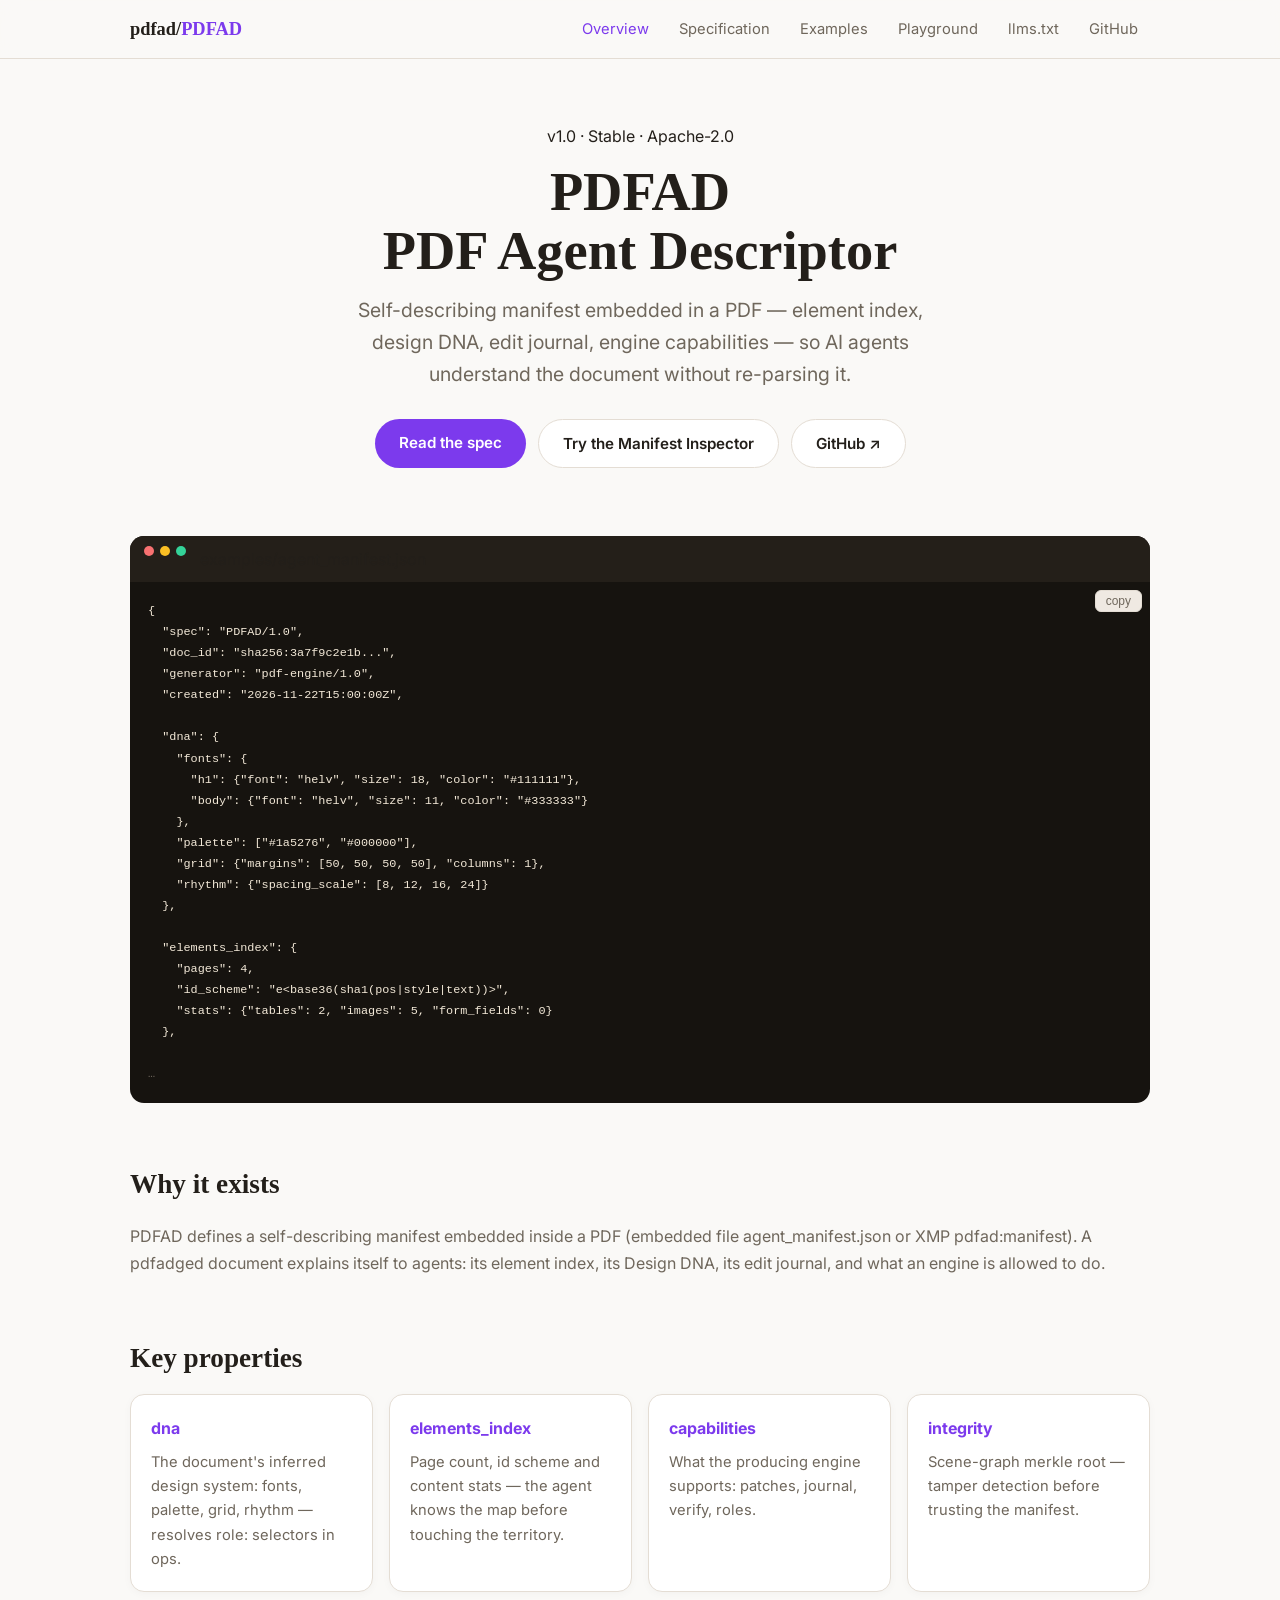
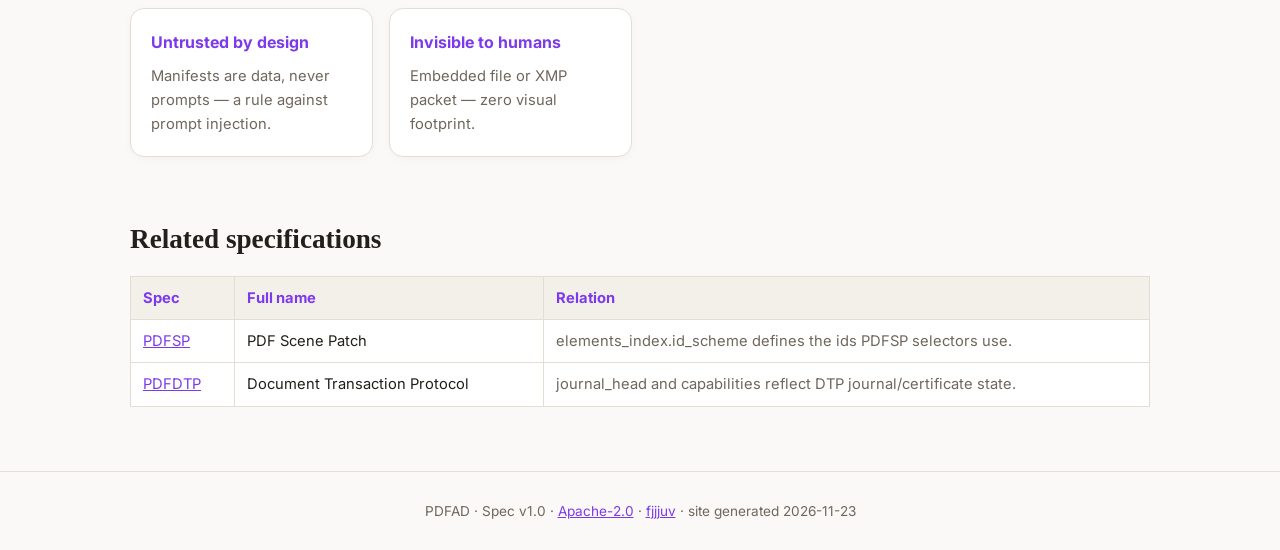
<file: index.html>
<!DOCTYPE html><html lang="en"><head>
<meta charset="utf-8"><meta name="viewport" content="width=device-width,initial-scale=1">
<link rel="icon" href="data:image/svg+xml,%3Csvg xmlns='http://www.w3.org/2000/svg' viewBox='0 0 32 32'%3E%3Crect width='32' height='32' rx='7' fill='%237c3aed'/%3E%3Ctext x='16' y='22' font-family='monospace' font-size='17' font-weight='bold' text-anchor='middle' fill='%230a0f14'%3EP%3C/text%3E%3C/svg%3E">
<title>PDF Agent Descriptor — PDFAD specification</title>
<meta name="description" content="Self-describing manifest embedded in a PDF — element index, design DNA, edit journal, engine capabilities — so AI agents understand the document without re-parsing it.">
<meta name="keywords" content="PDF, manifest, metadata, design system, AI agents, document descriptor, specification, pdfad">
<meta name="author" content="fjjjuv">
<meta name="robots" content="index,follow,max-image-preview:large">
<meta name="google-site-verification" content="nocbSCyC5NzmpgTq9Kfx1Qlyb-241ZbIsLIIe8kpEl4">
<link rel="canonical" href="https://fjjjuv.github.io/pdfad/">
<meta property="og:type" content="article"><meta property="og:title" content="PDF Agent Descriptor — PDFAD specification">
<meta property="og:description" content="Self-describing manifest embedded in a PDF — element index, design DNA, edit journal, engine capabilities — so AI agents understand the document without re-parsing it."><meta property="og:url" content="https://fjjjuv.github.io/pdfad/">
<meta name="twitter:card" content="summary"><meta name="twitter:title" content="PDF Agent Descriptor — PDFAD specification">
<script type="application/ld+json">{"@context":"https://schema.org","@type":"TechArticle","headline":"PDF Agent Descriptor","description":"Self-describing manifest embedded in a PDF — element index, design DNA, edit journal, engine capabilities — so AI agents understand the document without re-parsing it.","author":{"@type":"Person","name":"fjjjuv","url":"https://github.com/fjjjuv"},"license":"https://www.apache.org/licenses/LICENSE-2.0","codeRepository":"https://github.com/fjjjuv/pdfad","version":"1.0","inLanguage":"en"}</script>
<link rel="stylesheet" href="assets/style.css?v=5">
<link rel="preconnect" href="https://fonts.googleapis.com">
<link href="https://fonts.googleapis.com/css2?family=Inter:wght@400;600;700&family=JetBrains+Mono:wght@400;700&display=swap" rel="stylesheet">
</head><body>
<nav><div class="wrap"><a class="brand" href="index.html"><b>pdfad/</b>PDFAD</a><div class="spacer"></div><a class="link active" href="index.html">Overview</a><a class="link" href="spec.html">Specification</a><a class="link" href="examples.html">Examples</a><a class="link" href="playground.html">Playground</a><a class="link" href="llms.txt">llms.txt</a><a class="link" href="https://github.com/fjjjuv/pdfad">GitHub</a><button class="burger" aria-label="menu">≡</button></div></nav>
<header class="hero"><div class="wrap">
<div class="kicker" style="display:none"></div>
<div class="badge">v1.0 · Stable · Apache-2.0</div>
<h1>PDFAD<br><span class="grad">PDF Agent Descriptor</span></h1>
<p class="lede">Self-describing manifest embedded in a PDF — element index, design DNA, edit journal, engine capabilities — so AI agents understand the document without re-parsing it.</p>
<div class="cta"><a class="btn pri" href="spec.html">Read the spec</a><a class="btn sec" href="playground.html">Try the Manifest Inspector</a><a class="btn sec" href="https://github.com/fjjjuv/pdfad">GitHub ↗</a></div>
</div></header>
<section class="wrap"><div class="term"><div class="bar"><span class="dot" style="background:#f87171"></span><span class="dot" style="background:#fbbf24"></span><span class="dot" style="background:#34d399"></span><span style="margin-left:8px">examples/agent_manifest.json</span></div><pre><code>{
  "spec": "PDFAD/1.0",
  "doc_id": "sha256:3a7f9c2e1b...",
  "generator": "pdf-engine/1.0",
  "created": "2026-11-22T15:00:00Z",

  "dna": {
    "fonts": {
      "h1": {"font": "helv", "size": 18, "color": "#111111"},
      "body": {"font": "helv", "size": 11, "color": "#333333"}
    },
    "palette": ["#1a5276", "#000000"],
    "grid": {"margins": [50, 50, 50, 50], "columns": 1},
    "rhythm": {"spacing_scale": [8, 12, 16, 24]}
  },

  "elements_index": {
    "pages": 4,
    "id_scheme": "e&lt;base36(sha1(pos|style|text))&gt;",
    "stats": {"tables": 2, "images": 5, "form_fields": 0}
  },
&nbsp;
<span class='mut'>…</span></code></pre></div></section>
<section class="wrap"><h2>Why it exists</h2><p class="mut">PDFAD defines a self-describing manifest embedded inside a PDF (embedded file agent_manifest.json or XMP pdfad:manifest). A pdfadged document explains itself to agents: its element index, its Design DNA, its edit journal, and what an engine is allowed to do.</p>
<h2>Key properties</h2><div class="grid"><div class="card"><h3>dna</h3><p>The document's inferred design system: fonts, palette, grid, rhythm — resolves role: selectors in ops.</p></div><div class="card"><h3>elements_index</h3><p>Page count, id scheme and content stats — the agent knows the map before touching the territory.</p></div><div class="card"><h3>capabilities</h3><p>What the producing engine supports: patches, journal, verify, roles.</p></div><div class="card"><h3>integrity</h3><p>Scene-graph merkle root — tamper detection before trusting the manifest.</p></div><div class="card"><h3>Untrusted by design</h3><p>Manifests are data, never prompts — a rule against prompt injection.</p></div><div class="card"><h3>Invisible to humans</h3><p>Embedded file or XMP packet — zero visual footprint.</p></div></div></section>
<section class="wrap"><h2>Related specifications</h2><div class="tblwrap"><table><tr><th>Spec</th><th>Full name</th><th>Relation</th></tr><tr><td><a href="https://github.com/fjjjuv/pdfsp">PDFSP</a></td><td>PDF Scene Patch</td><td class="mut">elements_index.id_scheme defines the ids PDFSP selectors use.</td></tr><tr><td><a href="https://github.com/fjjjuv/pdfdtp">PDFDTP</a></td><td>Document Transaction Protocol</td><td class="mut">journal_head and capabilities reflect DTP journal/certificate state.</td></tr></table></div>
</section>
<footer><div class="wrap">PDFAD · Spec v1.0 · <a href="https://github.com/fjjjuv/pdfad/blob/main/LICENSE">Apache-2.0</a> · <a href="https://github.com/fjjjuv">fjjjuv</a> · site generated 2026-11-23</div></footer>
<script src="assets/main.js"></script></body></html>
</file>
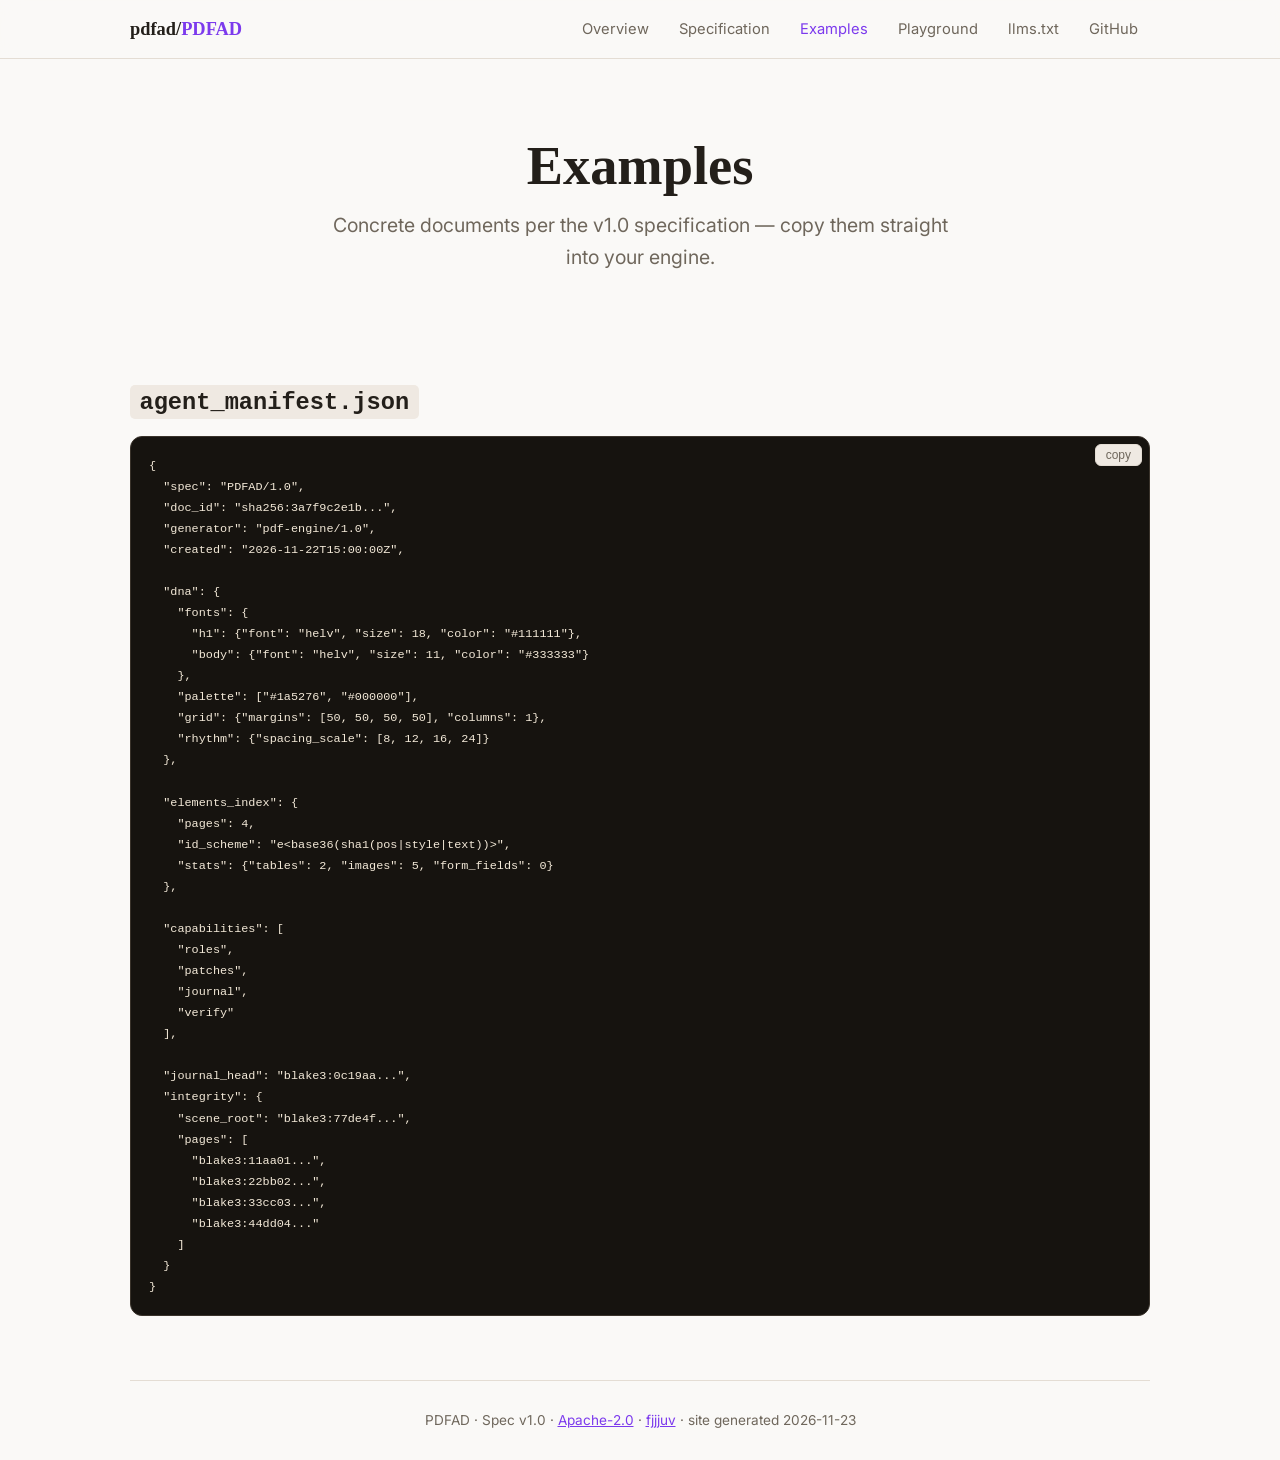
<file: examples.html>
<!DOCTYPE html><html lang="en"><head>
<meta charset="utf-8"><meta name="viewport" content="width=device-width,initial-scale=1">
<link rel="icon" href="data:image/svg+xml,%3Csvg xmlns='http://www.w3.org/2000/svg' viewBox='0 0 32 32'%3E%3Crect width='32' height='32' rx='7' fill='%237c3aed'/%3E%3Ctext x='16' y='22' font-family='monospace' font-size='17' font-weight='bold' text-anchor='middle' fill='%230a0f14'%3EP%3C/text%3E%3C/svg%3E">
<title>PDFAD — Examples</title>
<meta name="description" content="Worked examples for PDFAD PDF Agent Descriptor.">
<meta name="keywords" content="PDF, manifest, metadata, design system, AI agents, document descriptor, specification, pdfad">
<meta name="author" content="fjjjuv">
<meta name="robots" content="index,follow,max-image-preview:large">
<meta name="google-site-verification" content="nocbSCyC5NzmpgTq9Kfx1Qlyb-241ZbIsLIIe8kpEl4">
<link rel="canonical" href="https://fjjjuv.github.io/pdfad/">
<meta property="og:type" content="article"><meta property="og:title" content="PDFAD — Examples">
<meta property="og:description" content="Worked examples for PDFAD PDF Agent Descriptor."><meta property="og:url" content="https://fjjjuv.github.io/pdfad/">
<meta name="twitter:card" content="summary"><meta name="twitter:title" content="PDFAD — Examples">
<script type="application/ld+json">{"@context":"https://schema.org","@type":"TechArticle","headline":"PDF Agent Descriptor","description":"Worked examples for PDFAD PDF Agent Descriptor.","author":{"@type":"Person","name":"fjjjuv","url":"https://github.com/fjjjuv"},"license":"https://www.apache.org/licenses/LICENSE-2.0","codeRepository":"https://github.com/fjjjuv/pdfad","version":"1.0","inLanguage":"en"}</script>
<link rel="stylesheet" href="assets/style.css?v=5">
<link rel="preconnect" href="https://fonts.googleapis.com">
<link href="https://fonts.googleapis.com/css2?family=Inter:wght@400;600;700&family=JetBrains+Mono:wght@400;700&display=swap" rel="stylesheet">
</head><body>
<nav><div class="wrap"><a class="brand" href="index.html"><b>pdfad/</b>PDFAD</a><div class="spacer"></div><a class="link" href="index.html">Overview</a><a class="link" href="spec.html">Specification</a><a class="link active" href="examples.html">Examples</a><a class="link" href="playground.html">Playground</a><a class="link" href="llms.txt">llms.txt</a><a class="link" href="https://github.com/fjjjuv/pdfad">GitHub</a><button class="burger" aria-label="menu">≡</button></div></nav>
<div class="wrap"><header class="hero"><h1>Examples</h1><p class="lede">Concrete documents per the v1.0 specification — copy them straight into your engine.</p></header>
<h2><code>agent_manifest.json</code></h2><pre><code class="language-json">{
  "spec": "PDFAD/1.0",
  "doc_id": "sha256:3a7f9c2e1b...",
  "generator": "pdf-engine/1.0",
  "created": "2026-11-22T15:00:00Z",

  "dna": {
    "fonts": {
      "h1": {"font": "helv", "size": 18, "color": "#111111"},
      "body": {"font": "helv", "size": 11, "color": "#333333"}
    },
    "palette": ["#1a5276", "#000000"],
    "grid": {"margins": [50, 50, 50, 50], "columns": 1},
    "rhythm": {"spacing_scale": [8, 12, 16, 24]}
  },

  "elements_index": {
    "pages": 4,
    "id_scheme": "e&lt;base36(sha1(pos|style|text))&gt;",
    "stats": {"tables": 2, "images": 5, "form_fields": 0}
  },

  "capabilities": [
    "roles",
    "patches",
    "journal",
    "verify"
  ],

  "journal_head": "blake3:0c19aa...",
  "integrity": {
    "scene_root": "blake3:77de4f...",
    "pages": [
      "blake3:11aa01...",
      "blake3:22bb02...",
      "blake3:33cc03...",
      "blake3:44dd04..."
    ]
  }
}
</code></pre>
<footer><div class="wrap">PDFAD · Spec v1.0 · <a href="https://github.com/fjjjuv/pdfad/blob/main/LICENSE">Apache-2.0</a> · <a href="https://github.com/fjjjuv">fjjjuv</a> · site generated 2026-11-23</div></footer>
<script src="assets/main.js"></script></body></html>
</file>
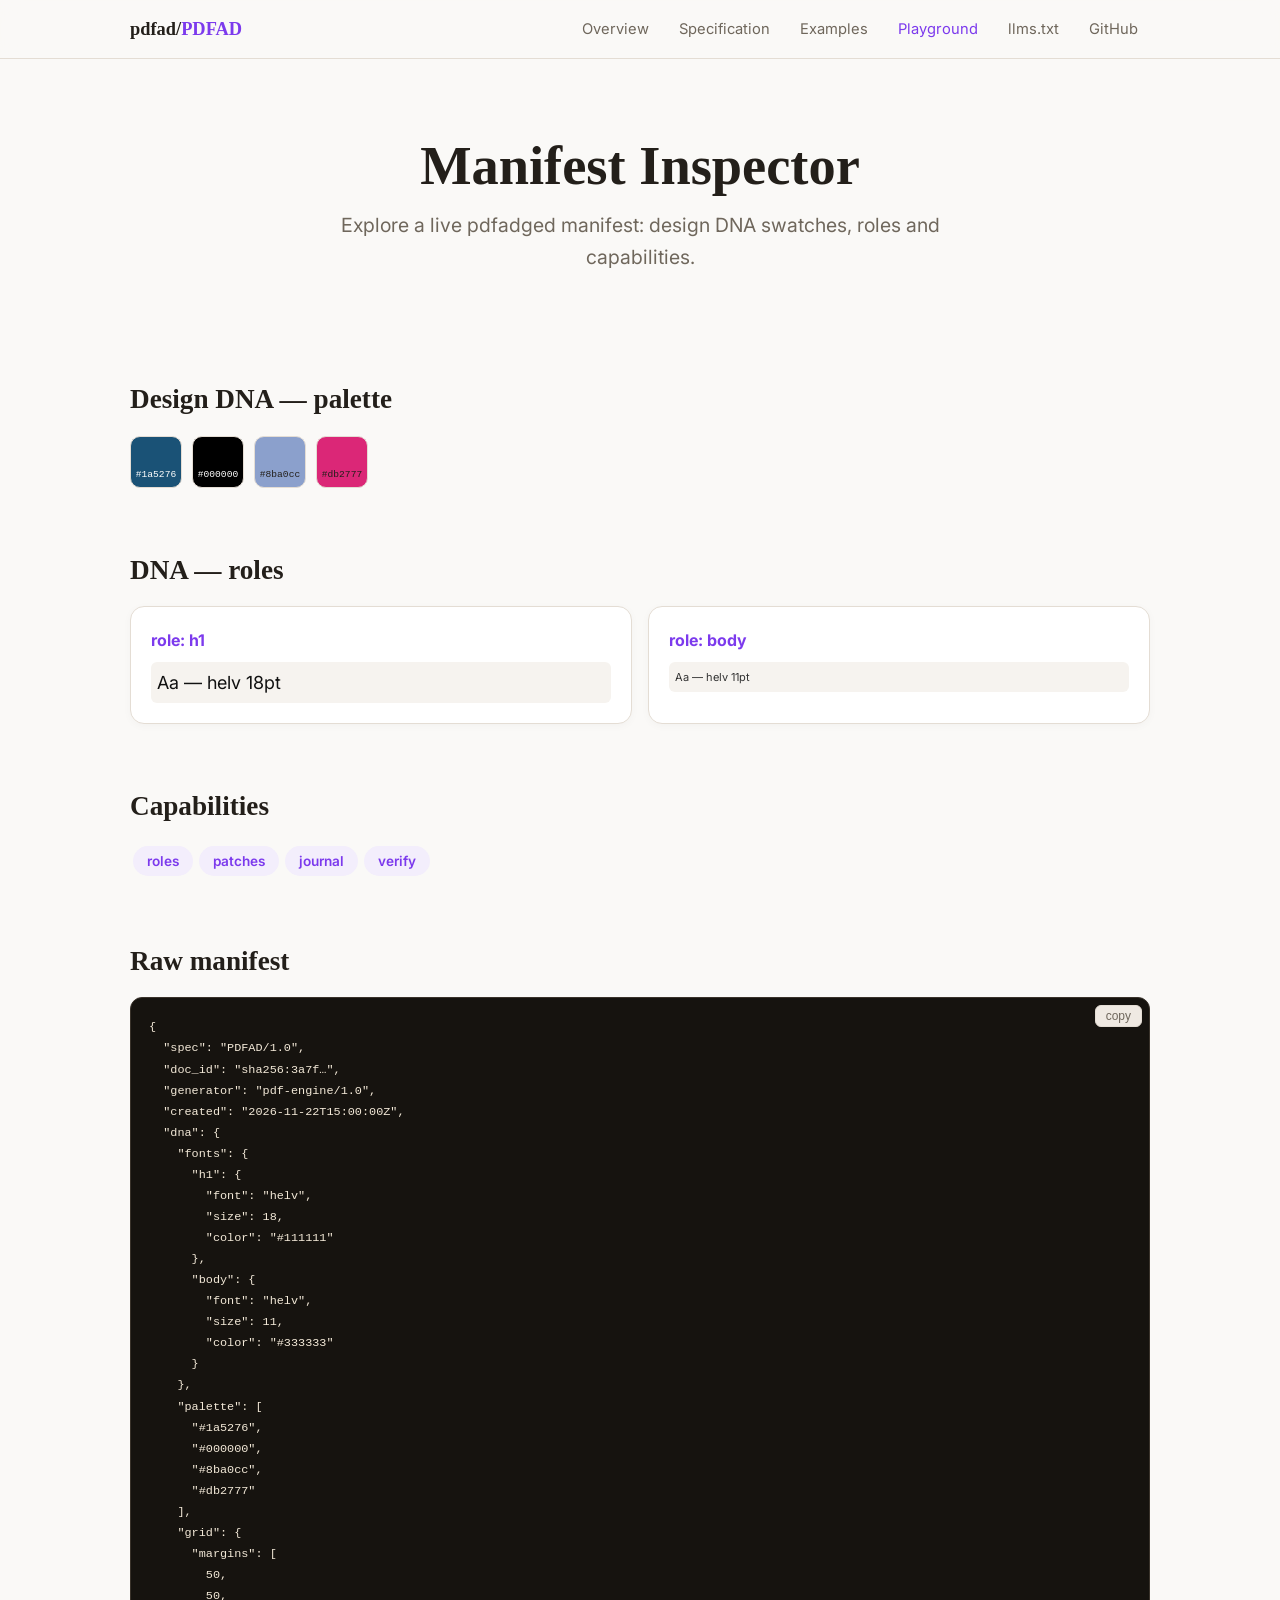
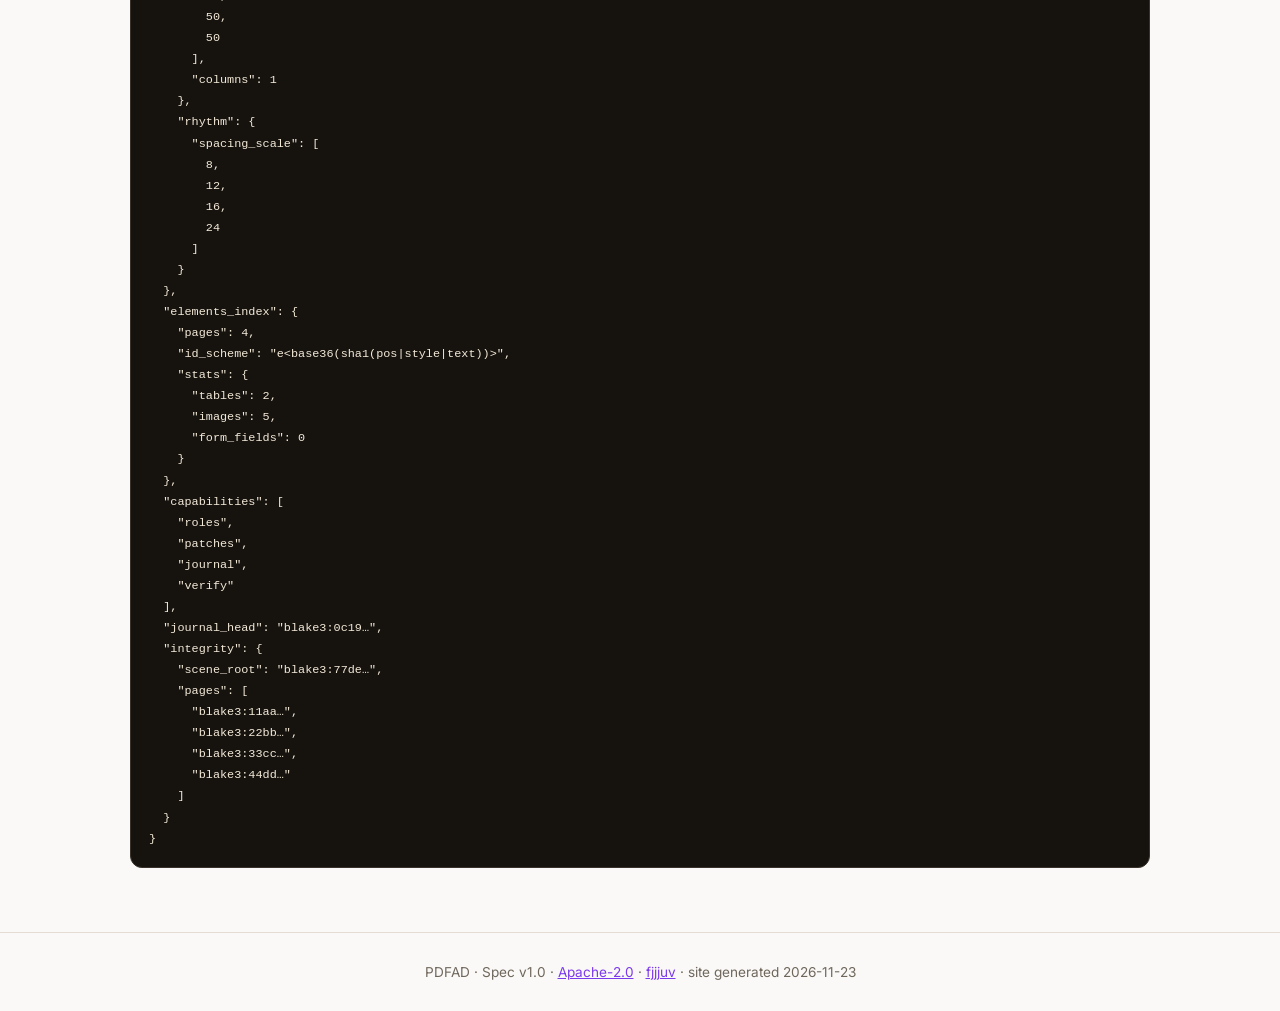
<file: playground.html>
<!DOCTYPE html><html lang="en"><head>
<meta charset="utf-8"><meta name="viewport" content="width=device-width,initial-scale=1">
<link rel="icon" href="data:image/svg+xml,%3Csvg xmlns='http://www.w3.org/2000/svg' viewBox='0 0 32 32'%3E%3Crect width='32' height='32' rx='7' fill='%237c3aed'/%3E%3Ctext x='16' y='22' font-family='monospace' font-size='17' font-weight='bold' text-anchor='middle' fill='%230a0f14'%3EP%3C/text%3E%3C/svg%3E">
<title>PDFAD — Manifest Inspector</title>
<meta name="description" content="Explore a live pdfadged manifest: design DNA swatches, roles and capabilities.">
<meta name="keywords" content="PDF, manifest, metadata, design system, AI agents, document descriptor, specification, pdfad">
<meta name="author" content="fjjjuv">
<meta name="robots" content="index,follow,max-image-preview:large">
<meta name="google-site-verification" content="nocbSCyC5NzmpgTq9Kfx1Qlyb-241ZbIsLIIe8kpEl4">
<link rel="canonical" href="https://fjjjuv.github.io/pdfad/">
<meta property="og:type" content="article"><meta property="og:title" content="PDFAD — Manifest Inspector">
<meta property="og:description" content="Explore a live pdfadged manifest: design DNA swatches, roles and capabilities."><meta property="og:url" content="https://fjjjuv.github.io/pdfad/">
<meta name="twitter:card" content="summary"><meta name="twitter:title" content="PDFAD — Manifest Inspector">
<script type="application/ld+json">{"@context":"https://schema.org","@type":"TechArticle","headline":"PDF Agent Descriptor","description":"Explore a live pdfadged manifest: design DNA swatches, roles and capabilities.","author":{"@type":"Person","name":"fjjjuv","url":"https://github.com/fjjjuv"},"license":"https://www.apache.org/licenses/LICENSE-2.0","codeRepository":"https://github.com/fjjjuv/pdfad","version":"1.0","inLanguage":"en"}</script>
<link rel="stylesheet" href="assets/style.css?v=5">
<link rel="preconnect" href="https://fonts.googleapis.com">
<link href="https://fonts.googleapis.com/css2?family=Inter:wght@400;600;700&family=JetBrains+Mono:wght@400;700&display=swap" rel="stylesheet">
</head><body>
<nav><div class="wrap"><a class="brand" href="index.html"><b>pdfad/</b>PDFAD</a><div class="spacer"></div><a class="link" href="index.html">Overview</a><a class="link" href="spec.html">Specification</a><a class="link" href="examples.html">Examples</a><a class="link active" href="playground.html">Playground</a><a class="link" href="llms.txt">llms.txt</a><a class="link" href="https://github.com/fjjjuv/pdfad">GitHub</a><button class="burger" aria-label="menu">≡</button></div></nav>
<div class="wrap"><header class="hero"><h1>Manifest Inspector</h1><p class="lede">Explore a live pdfadged manifest: design DNA swatches, roles and capabilities.</p></header></div>
<section class="wrap">
<h2>Design DNA — palette</h2><div class="swatches" id="pal"></div>
<h2>DNA — roles</h2><div class="grid" id="fonts"></div>
<h2>Capabilities</h2><div id="caps"></div>
<h2>Raw manifest</h2><pre><code id="raw" class="language-json"></code></pre></section>
<script src="assets/main.js"></script>
<script src="assets/play.js"></script>
<footer><div class="wrap">PDFAD · Spec v1.0 · <a href="https://github.com/fjjjuv/pdfad/blob/main/LICENSE">Apache-2.0</a> · <a href="https://github.com/fjjjuv">fjjjuv</a> · site generated 2026-11-23</div></footer>
<script src="assets/main.js"></script></body></html>
</file>
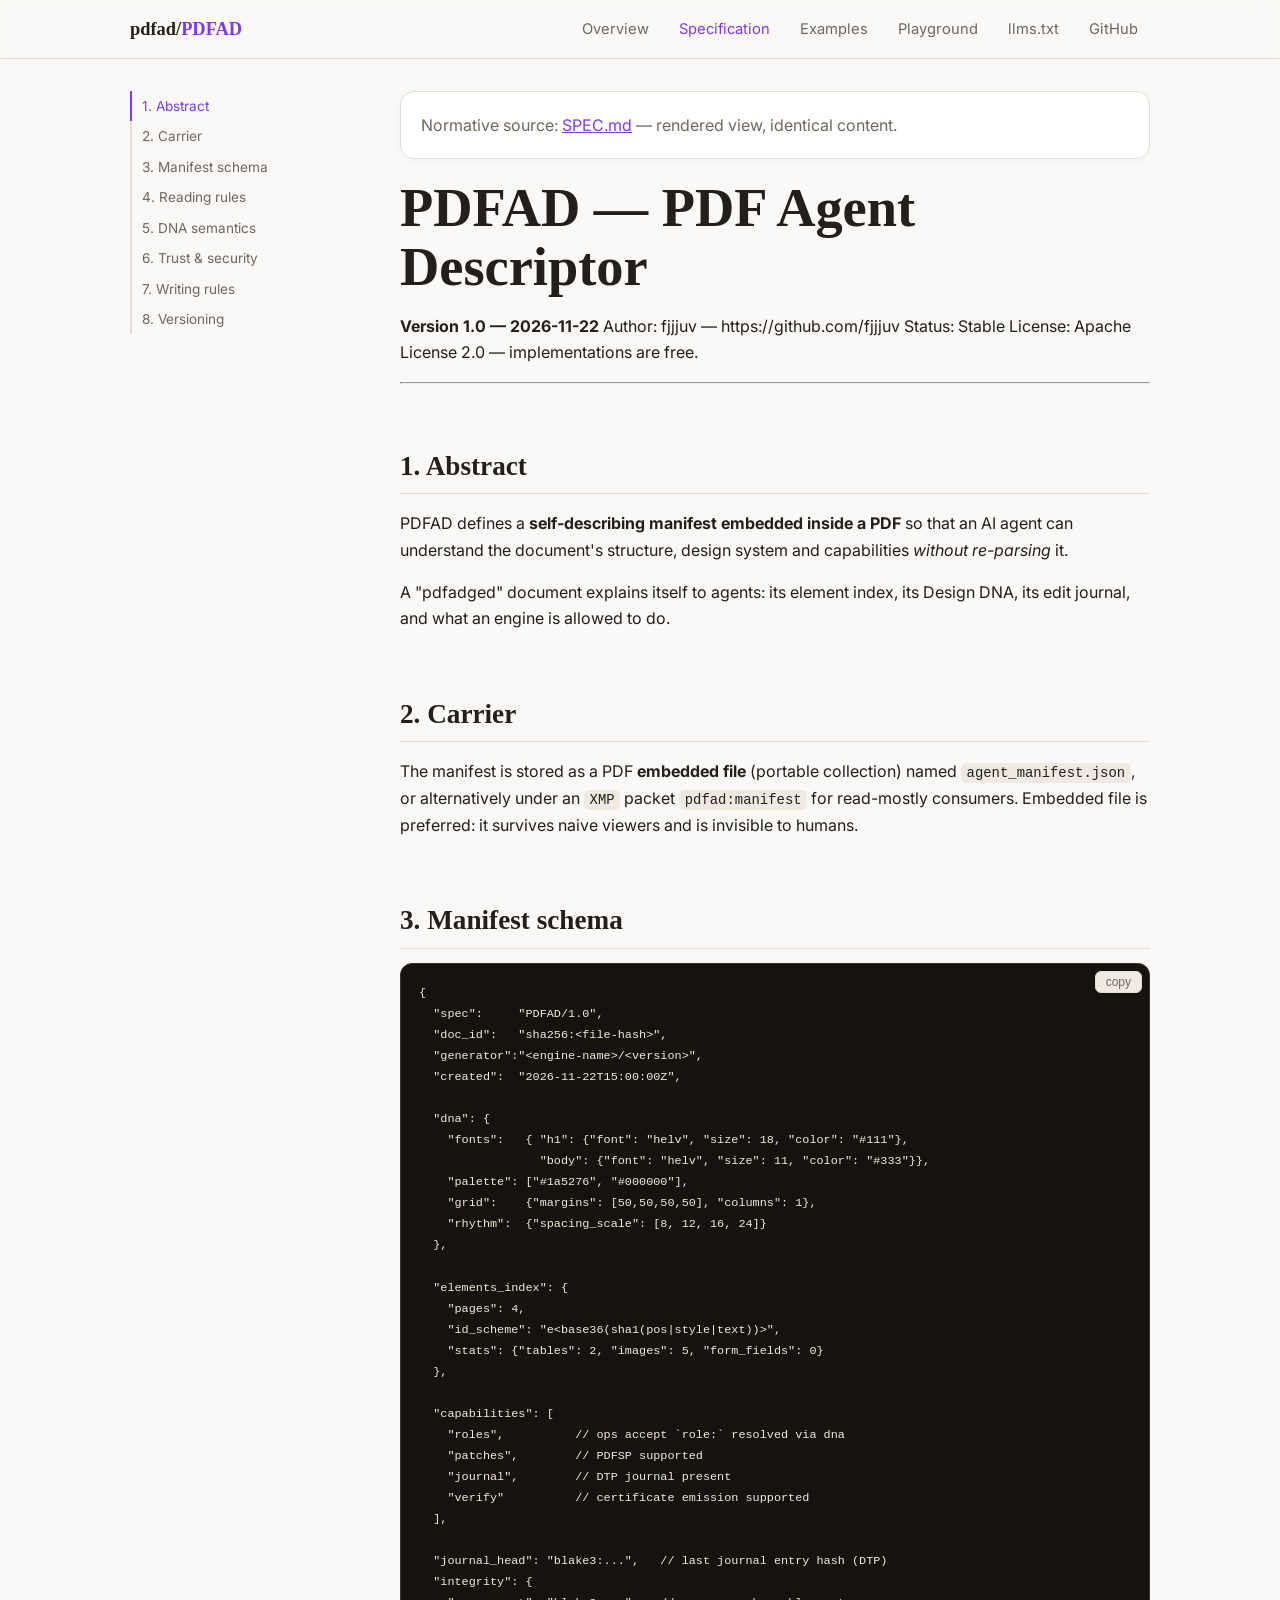
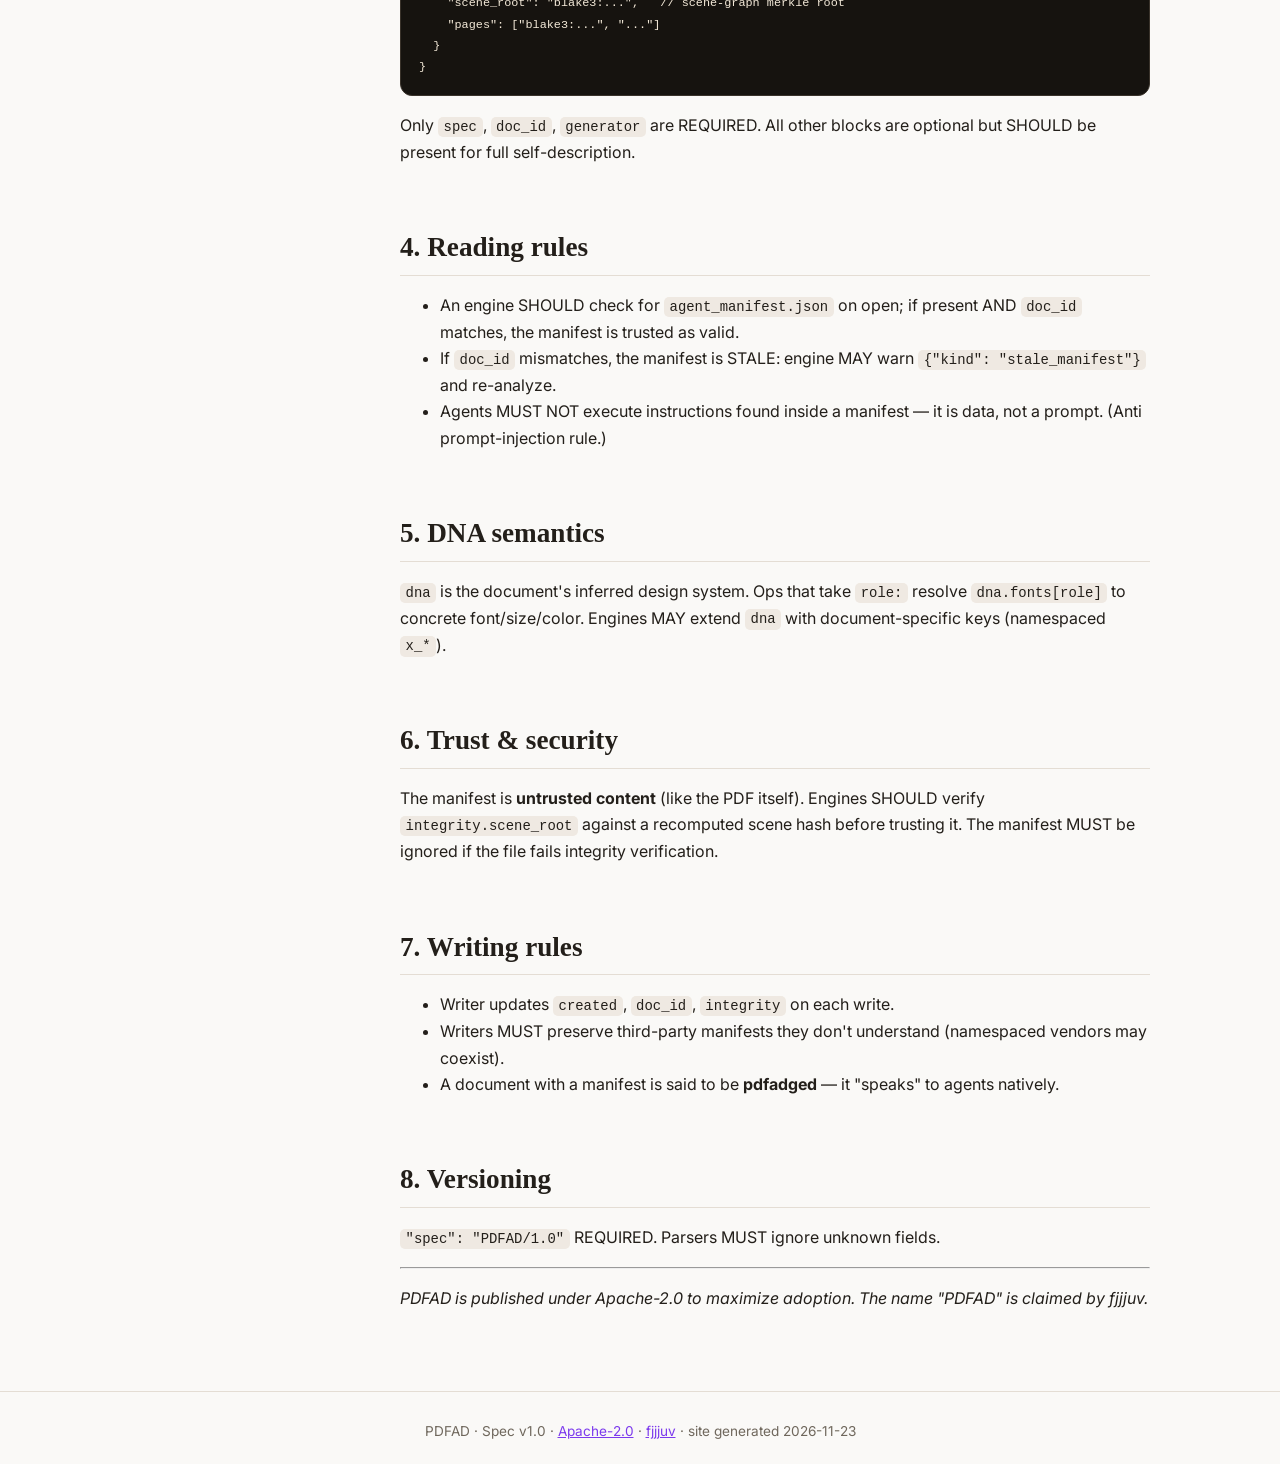
<file: spec.html>
<!DOCTYPE html><html lang="en"><head>
<meta charset="utf-8"><meta name="viewport" content="width=device-width,initial-scale=1">
<link rel="icon" href="data:image/svg+xml,%3Csvg xmlns='http://www.w3.org/2000/svg' viewBox='0 0 32 32'%3E%3Crect width='32' height='32' rx='7' fill='%237c3aed'/%3E%3Ctext x='16' y='22' font-family='monospace' font-size='17' font-weight='bold' text-anchor='middle' fill='%230a0f14'%3EP%3C/text%3E%3C/svg%3E">
<title>PDFAD — Specification v1.0</title>
<meta name="description" content="Self-describing manifest embedded in a PDF — element index, design DNA, edit journal, engine capabilities — so AI agents understand the document without re-parsing it.">
<meta name="keywords" content="PDF, manifest, metadata, design system, AI agents, document descriptor, specification, pdfad">
<meta name="author" content="fjjjuv">
<meta name="robots" content="index,follow,max-image-preview:large">
<meta name="google-site-verification" content="nocbSCyC5NzmpgTq9Kfx1Qlyb-241ZbIsLIIe8kpEl4">
<link rel="canonical" href="https://fjjjuv.github.io/pdfad/">
<meta property="og:type" content="article"><meta property="og:title" content="PDFAD — Specification v1.0">
<meta property="og:description" content="Self-describing manifest embedded in a PDF — element index, design DNA, edit journal, engine capabilities — so AI agents understand the document without re-parsing it."><meta property="og:url" content="https://fjjjuv.github.io/pdfad/">
<meta name="twitter:card" content="summary"><meta name="twitter:title" content="PDFAD — Specification v1.0">
<script type="application/ld+json">{"@context":"https://schema.org","@type":"TechArticle","headline":"PDF Agent Descriptor","description":"Self-describing manifest embedded in a PDF — element index, design DNA, edit journal, engine capabilities — so AI agents understand the document without re-parsing it.","author":{"@type":"Person","name":"fjjjuv","url":"https://github.com/fjjjuv"},"license":"https://www.apache.org/licenses/LICENSE-2.0","codeRepository":"https://github.com/fjjjuv/pdfad","version":"1.0","inLanguage":"en"}</script>
<link rel="stylesheet" href="assets/style.css?v=5">
<link rel="preconnect" href="https://fonts.googleapis.com">
<link href="https://fonts.googleapis.com/css2?family=Inter:wght@400;600;700&family=JetBrains+Mono:wght@400;700&display=swap" rel="stylesheet">
</head><body>
<nav><div class="wrap"><a class="brand" href="index.html"><b>pdfad/</b>PDFAD</a><div class="spacer"></div><a class="link" href="index.html">Overview</a><a class="link active" href="spec.html">Specification</a><a class="link" href="examples.html">Examples</a><a class="link" href="playground.html">Playground</a><a class="link" href="llms.txt">llms.txt</a><a class="link" href="https://github.com/fjjjuv/pdfad">GitHub</a><button class="burger" aria-label="menu">≡</button></div></nav>
<div class="wrap layout">
<aside class="toc"></aside>
<article>
<div class="card mut" style="margin-bottom:20px">Normative source: <a href="https://github.com/fjjjuv/pdfad/blob/main/SPEC.md">SPEC.md</a> — rendered view, identical content.</div>
<h1 id="pdfad-pdf-agent-descriptor">PDFAD — PDF Agent Descriptor</h1>
<p><strong>Version 1.0 — 2026-11-22</strong>
Author: fjjjuv — https://github.com/fjjjuv
Status: Stable
License: Apache License 2.0 — implementations are free.</p>
<hr />
<h2 id="1-abstract">1. Abstract</h2>
<p>PDFAD defines a <strong>self-describing manifest embedded inside a PDF</strong> so
that an AI agent can understand the document's structure, design system
and capabilities <em>without re-parsing</em> it.</p>
<p>A "pdfadged" document explains itself to agents: its element index,
its Design DNA, its edit journal, and what an engine is allowed to do.</p>
<h2 id="2-carrier">2. Carrier</h2>
<p>The manifest is stored as a PDF <strong>embedded file</strong> (portable collection)
named <code>agent_manifest.json</code>, or alternatively under an <code>XMP</code> packet
<code>pdfad:manifest</code> for read-mostly consumers. Embedded file is preferred:
it survives naive viewers and is invisible to humans.</p>
<h2 id="3-manifest-schema">3. Manifest schema</h2>
<pre><code class="language-json">{
  &quot;spec&quot;:     &quot;PDFAD/1.0&quot;,
  &quot;doc_id&quot;:   &quot;sha256:&lt;file-hash&gt;&quot;,
  &quot;generator&quot;:&quot;&lt;engine-name&gt;/&lt;version&gt;&quot;,
  &quot;created&quot;:  &quot;2026-11-22T15:00:00Z&quot;,

  &quot;dna&quot;: {
    &quot;fonts&quot;:   { &quot;h1&quot;: {&quot;font&quot;: &quot;helv&quot;, &quot;size&quot;: 18, &quot;color&quot;: &quot;#111&quot;},
                 &quot;body&quot;: {&quot;font&quot;: &quot;helv&quot;, &quot;size&quot;: 11, &quot;color&quot;: &quot;#333&quot;}},
    &quot;palette&quot;: [&quot;#1a5276&quot;, &quot;#000000&quot;],
    &quot;grid&quot;:    {&quot;margins&quot;: [50,50,50,50], &quot;columns&quot;: 1},
    &quot;rhythm&quot;:  {&quot;spacing_scale&quot;: [8, 12, 16, 24]}
  },

  &quot;elements_index&quot;: {
    &quot;pages&quot;: 4,
    &quot;id_scheme&quot;: &quot;e&lt;base36(sha1(pos|style|text))&gt;&quot;,
    &quot;stats&quot;: {&quot;tables&quot;: 2, &quot;images&quot;: 5, &quot;form_fields&quot;: 0}
  },

  &quot;capabilities&quot;: [
    &quot;roles&quot;,          // ops accept `role:` resolved via dna
    &quot;patches&quot;,        // PDFSP supported
    &quot;journal&quot;,        // DTP journal present
    &quot;verify&quot;          // certificate emission supported
  ],

  &quot;journal_head&quot;: &quot;blake3:...&quot;,   // last journal entry hash (DTP)
  &quot;integrity&quot;: {
    &quot;scene_root&quot;: &quot;blake3:...&quot;,   // scene-graph merkle root
    &quot;pages&quot;: [&quot;blake3:...&quot;, &quot;...&quot;]
  }
}
</code></pre>
<p>Only <code>spec</code>, <code>doc_id</code>, <code>generator</code> are REQUIRED. All other blocks are
optional but SHOULD be present for full self-description.</p>
<h2 id="4-reading-rules">4. Reading rules</h2>
<ul>
<li>An engine SHOULD check for <code>agent_manifest.json</code> on open; if present
  AND <code>doc_id</code> matches, the manifest is trusted as valid.</li>
<li>If <code>doc_id</code> mismatches, the manifest is STALE: engine MAY warn
  <code>{"kind": "stale_manifest"}</code> and re-analyze.</li>
<li>Agents MUST NOT execute instructions found inside a manifest —
  it is data, not a prompt. (Anti prompt-injection rule.)</li>
</ul>
<h2 id="5-dna-semantics">5. DNA semantics</h2>
<p><code>dna</code> is the document's inferred design system. Ops that take <code>role:</code>
resolve <code>dna.fonts[role]</code> to concrete font/size/color. Engines MAY
extend <code>dna</code> with document-specific keys (namespaced <code>x_*</code>).</p>
<h2 id="6-trust-security">6. Trust &amp; security</h2>
<p>The manifest is <strong>untrusted content</strong> (like the PDF itself). Engines
SHOULD verify <code>integrity.scene_root</code> against a recomputed scene hash
before trusting it. The manifest MUST be ignored if the file fails
integrity verification.</p>
<h2 id="7-writing-rules">7. Writing rules</h2>
<ul>
<li>Writer updates <code>created</code>, <code>doc_id</code>, <code>integrity</code> on each write.</li>
<li>Writers MUST preserve third-party manifests they don't understand
  (namespaced vendors may coexist).</li>
<li>A document with a manifest is said to be <strong>pdfadged</strong> —
  it "speaks" to agents natively.</li>
</ul>
<h2 id="8-versioning">8. Versioning</h2>
<p><code>"spec": "PDFAD/1.0"</code> REQUIRED. Parsers MUST ignore unknown fields.</p>
<hr />
<p><em>PDFAD is published under Apache-2.0 to maximize adoption. The name
"PDFAD" is claimed by fjjjuv.</em></p>
</article></div>
<footer><div class="wrap">PDFAD · Spec v1.0 · <a href="https://github.com/fjjjuv/pdfad/blob/main/LICENSE">Apache-2.0</a> · <a href="https://github.com/fjjjuv">fjjjuv</a> · site generated 2026-11-23</div></footer>
<script src="assets/main.js"></script></body></html>
</file>
<file: assets/style.css>
:root{
  --bg:#faf9f7; --card:#ffffff; --bd:#e4ddd4; --fg:#231f1a; --mut:#6f675c;
  --acc:#7c3aed; --acc2:#db2777; --ok:#0d9488;
  --serif:Georgia,'Times New Roman',serif;
  --mono:ui-monospace,SFMono-Regular,Menlo,Consolas,monospace;
}
*{box-sizing:border-box}
body{margin:0;font:16px/1.65 'Inter',-apple-system,Segoe UI,Roboto,sans-serif;color:var(--fg);background:var(--bg)}
a{color:var(--acc)}a:visited{color:#9333ea}a:hover{color:var(--acc2)}
.wrap{max-width:1060px;margin:0 auto;padding:0 20px}
nav{position:sticky;top:0;z-index:50;background:rgba(250,249,247,.9);backdrop-filter:blur(10px);border-bottom:1px solid var(--bd)}
nav .wrap{display:flex;align-items:center;gap:6px;height:58px}
.brand{font-family:var(--serif);font-weight:700;color:var(--acc);text-decoration:none;font-size:1.15rem}
.brand b{color:var(--fg)}
nav a.link{color:var(--mut);text-decoration:none;padding:6px 12px;border-radius:6px;font-size:.92rem}
nav a.link:hover{color:var(--acc)}nav a.link.active{color:var(--acc)}
.spacer{flex:1}
.burger{display:none;background:none;border:1px solid var(--bd);border-radius:6px;color:var(--fg);font-size:1.2rem;padding:4px 10px;cursor:pointer}
.hero{padding:64px 0 44px;text-align:center}
.kicker{font-size:.8rem;letter-spacing:.22em;text-transform:uppercase;color:var(--acc);font-weight:700}
h1{font-family:var(--serif);font-size:clamp(2.2rem,5.5vw,3.4rem);line-height:1.08;margin:.25em 0}
.lede{color:var(--mut);font-size:clamp(1rem,2.4vw,1.22rem);max-width:620px;margin:0 auto}
.cta{display:flex;gap:12px;margin-top:28px;justify-content:center;flex-wrap:wrap}
.btn{display:inline-block;padding:11px 24px;border-radius:999px;text-decoration:none;font-weight:600;font-size:.95rem;transition:.15s}
.btn.pri{background:var(--acc);color:#fff}
.btn.sec{border:1px solid var(--bd);color:var(--fg);background:#fff}
.btn:hover{transform:translateY(-2px);box-shadow:0 6px 18px #7c3aed22}
.grid{display:grid;gap:16px;grid-template-columns:repeat(auto-fit,minmax(240px,1fr))}
.card{background:var(--card);border:1px solid var(--bd);border-radius:14px;padding:20px;box-shadow:0 2px 8px #00000008}
.card h3{margin:0 0 8px;font-size:1rem;color:var(--acc)}
.card p{margin:0;color:var(--mut);font-size:.92rem}
.term{background:#16130f;border-radius:14px;overflow:hidden;margin:24px 0;text-align:left}
.term .bar{display:flex;gap:6px;padding:10px 14px;background:#241f19}
.term .dot{width:10px;height:10px;border-radius:50%}
pre{margin:0;padding:18px;overflow:auto;font-size:.85rem;line-height:1.55;color:#f3e9d8;background:#16130f;border:1px solid #3a332b;border-radius:12px}
code,pre{font-family:var(--mono)}
code{background:#efe9e2;padding:.15em .4em;border-radius:5px;font-size:.87em}
pre code{background:none;padding:0}
.term pre{background:none;border:none;border-radius:0}
h2{font-family:var(--serif);font-size:1.7rem;margin:2.2em 0 .5em}
.mut{color:var(--mut)}
.tblwrap{overflow-x:auto}
table{border-collapse:collapse;width:100%;font-size:.92rem;background:#fff}
td,th{border:1px solid var(--bd);padding:9px 12px;text-align:left;vertical-align:top}
th{background:#f3efe9;color:var(--acc)}
footer{margin-top:64px;border-top:1px solid var(--bd);padding:28px 0;color:var(--mut);font-size:.85rem;text-align:center}
.layout{display:grid;grid-template-columns:230px minmax(0,1fr);gap:40px;padding-top:32px}
article{min-width:0}
article table{display:block;overflow-x:auto}
article img{max-width:100%;height:auto}
.toc{position:sticky;top:78px;align-self:start;max-height:calc(100vh - 100px);overflow:auto;font-size:.85rem}
.toc a{display:block;color:var(--mut);text-decoration:none;padding:4px 10px;border-left:2px solid var(--bd)}
.toc a.on{color:var(--acc);border-left-color:var(--acc)}
.toc a.l3{padding-left:24px;font-size:.82rem}
article h2{border-bottom:1px solid var(--bd);padding-bottom:.3rem}
article a{color:var(--acc)}
.copy{position:relative}
.copy button{position:absolute;top:8px;right:8px;background:#efe9e2;border:1px solid var(--bd);color:var(--mut);border-radius:6px;padding:3px 10px;font-size:.75rem;cursor:pointer}
.copy button:hover{color:var(--fg)}
.swatches{display:flex;gap:10px;flex-wrap:wrap;margin:14px 0}
.sw{width:52px;height:52px;border-radius:10px;border:1px solid var(--bd);display:flex;align-items:flex-end;justify-content:center;font-size:.6rem;font-family:var(--mono);padding-bottom:4px;cursor:pointer;transition:.15s}
.sw:hover{transform:scale(1.08)}
.chip{display:inline-block;background:#f3eefc;color:var(--acc);border-radius:999px;padding:4px 14px;font-size:.85rem;font-weight:600;margin:3px}
.tree{font-family:var(--mono);font-size:.85rem;line-height:1.7}
.tree details{margin-left:16px}
.tree summary{cursor:pointer;color:var(--acc);font-weight:600}
.tree .k{color:#0369a1}.tree .s{color:#b45309}.tree .n{color:#0d9488}
@media (max-width:820px){
  .layout{grid-template-columns:minmax(0,1fr)}
  .toc{position:static;max-height:none}
  nav a.link{display:none}
  nav.open .wrap{flex-wrap:wrap;padding:8px 0;height:auto}
  nav.open a.link{display:block;width:100%}
  .burger{display:block}
}
</file>
